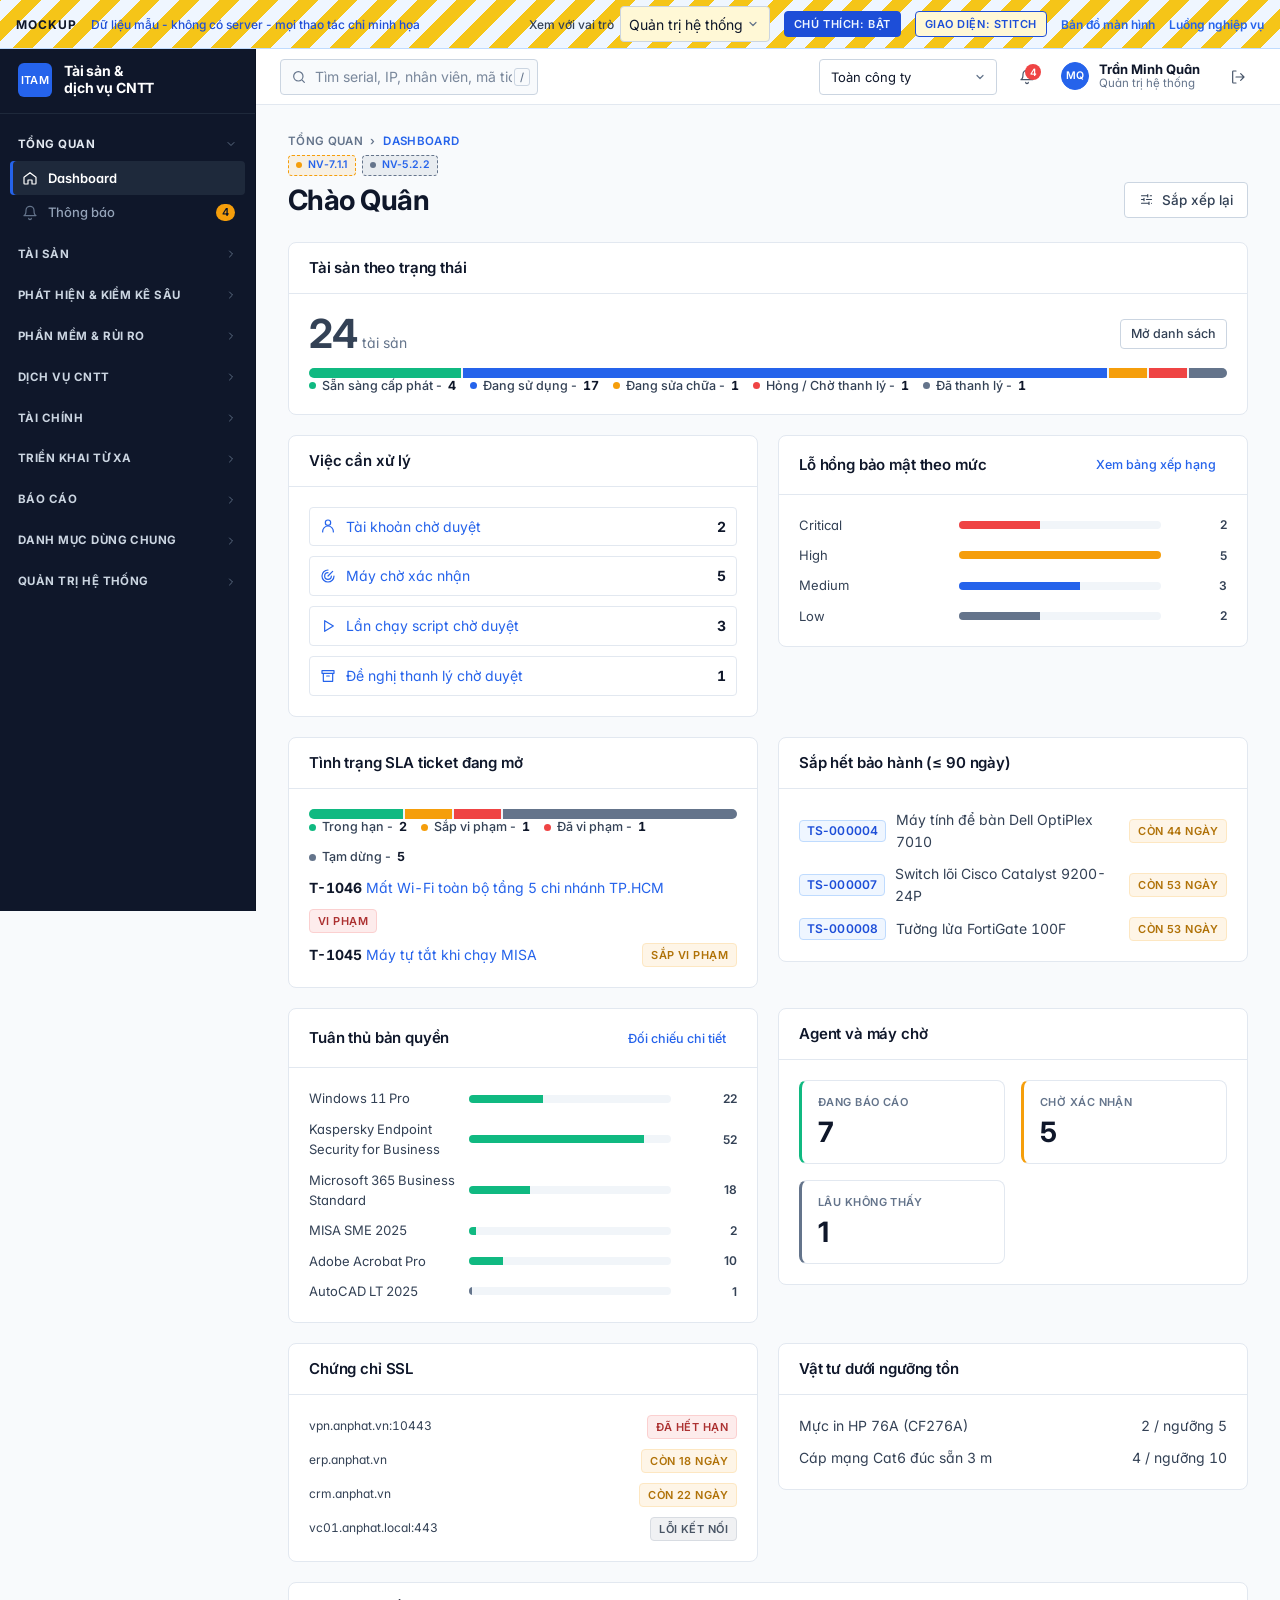
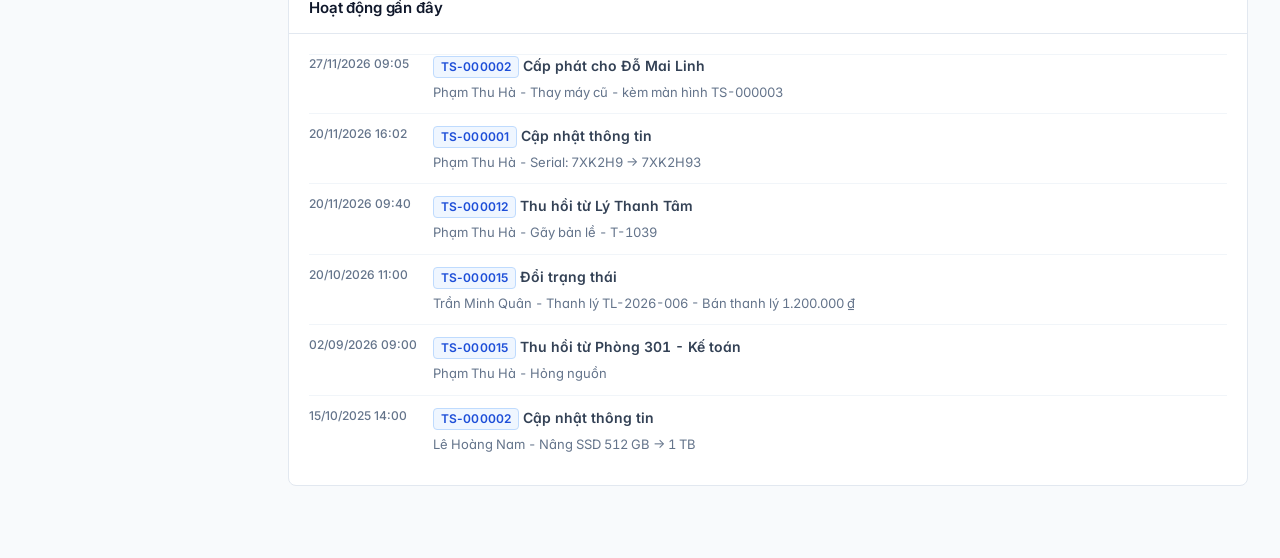
<file: mockup/index.html>
<!doctype html>
<html lang="vi">
<head>
  <meta charset="utf-8">
  <meta name="viewport" content="width=device-width, initial-scale=1">
  <meta name="color-scheme" content="light dark">
  <title>Mockup ITAM</title>
  <script>
    // Áp giao diện đã chọn trước khi vẽ trang (dùng chung khóa với ứng dụng thật)
    try {
      var t = localStorage.getItem("itam-theme");
      if (t === "light" || t === "dark") document.documentElement.dataset.theme = t;
      // Giao diện Stitch (mặc định) chỉ có bản sáng
      if (localStorage.getItem("itam-mock-skin") !== "classic") { document.documentElement.classList.add("skin-stitch"); document.documentElement.dataset.theme = "light"; }
    } catch (e) { document.documentElement.classList.add("skin-stitch"); }
  </script>
  <link rel="preconnect" href="https://fonts.googleapis.com">
  <link rel="preconnect" href="https://fonts.gstatic.com" crossorigin>
  <link rel="stylesheet" href="https://fonts.googleapis.com/css2?family=Barlow+Semi+Condensed:wght@700&family=Be+Vietnam+Pro:wght@400;500;600;700&family=IBM+Plex+Mono:wght@400;500;600;700&family=Inter:wght@400;500;600;700&family=JetBrains+Mono:wght@400;500&display=swap">
  <link rel="stylesheet" href="css/mockup.css">
  <link rel="stylesheet" href="css/skin-stitch.css">
</head>
<body>
  <div id="root"><p style="padding:24px">Đang tải mockup…</p></div>
  <div id="modal-root"></div>
  <div id="toast" class="toast" role="status" hidden></div>

  <!-- Lõi và dữ liệu dùng chung -->
  <script src="js/core.js"></script>
  <script src="js/data.js"></script>
  <script src="js/coverage.js"></script>
  <!-- Màn hình theo module (mỗi file tự khai báo dữ liệu mẫu riêng) -->
  <script src="js/screens-common.js"></script>
  <script src="js/screens-assets.js"></script>
  <script src="js/screens-discovery.js"></script>
  <script src="js/screens-software.js"></script>
  <script src="js/screens-service.js"></script>
  <script src="js/screens-portal.js"></script>
  <script src="js/screens-finance.js"></script>
  <script src="js/screens-automation.js"></script>
  <script src="js/screens-reports.js"></script>
  <script src="js/screens-admin.js"></script>
  <script>M.start();</script>
</body>
</html>
</file>
<file: mockup/css/mockup.css>
/* Mockup ITAM: dùng lại ngôn ngữ "Phòng thiết bị" của giao diện hiện tại
   (băng nhãn vàng cho mã tài sản, đèn LED cho trạng thái, panel phẳng),
   nhưng đổi khung điều hướng sang thanh bên chia theo module. */

/* ===================== Token (Sáng) ===================== */
:root {
  color-scheme: light;
  --bg: #ECEEEA;
  --surface: #F8F9F6;
  --surface-2: #E2E5DF;
  --line: #CDD2CB;
  --line-strong: #A9B0A8;
  --ctl-border: #8A918A;
  --ink: #16191A;
  --muted: #555C57;

  --tape: #FFD43B;
  --tape-edge: #DDB000;
  --tape-ink: #16191A;

  --btn-bg: #16191A;
  --btn-fg: #F8F9F6;
  --btn-hover: #30373A;

  --led-ready: #15803D;
  --led-deployed: #1D4ED8;
  --led-maintenance: #B45309;
  --led-broken: #C81E1E;
  --led-archived: #7E857F;
  --led-lost: #7C3AED;

  --ok: #15803D;
  --info: #1D4ED8;
  --warn: #B45309;
  --bad: #C81E1E;
  --mute: #6B726D;

  --danger: #B42318;
  --on-danger: #FFFFFF;
  --toast-bg: #16191A;
  --toast-fg: #F8F9F6;
  --overlay: rgba(22, 25, 26, .45);

  --label-bg: #FFFFFF;
  --label-ink: #111111;
  --label-line: #111111;

  --font-display: "Barlow Semi Condensed", "Arial Narrow", "Roboto Condensed", sans-serif;
  --font-body: "Be Vietnam Pro", "Segoe UI", system-ui, sans-serif;
  --font-mono: "IBM Plex Mono", ui-monospace, Consolas, monospace;
  --r-tag: 2px;
  --r-ctl: 4px;
  --r-panel: 6px;
  --side-w: 252px;
}

/* ===================== Token (Tối) ===================== */
@media (prefers-color-scheme: dark) {
  :root:not([data-theme="light"]) {
    color-scheme: dark;
    --bg: #1C201F; --surface: #242928; --surface-2: #2D3331;
    --line: #363D3B; --line-strong: #505856; --ctl-border: #6E7673;
    --ink: #E8EBE6; --muted: #A5ACA7; --tape-edge: #C49E00;
    --btn-bg: #E8EBE6; --btn-fg: #1C201F; --btn-hover: #FFFFFF;
    --led-ready: #4ADE80; --led-deployed: #7AA7FF; --led-maintenance: #FBBF24;
    --led-broken: #FF8080; --led-archived: #737B77; --led-lost: #C4A5FF;
    --ok: #4ADE80; --info: #7AA7FF; --warn: #FBBF24; --bad: #FF8080; --mute: #8E9691;
    --danger: #FF8080; --on-danger: #1C201F;
    --toast-bg: #E8EBE6; --toast-fg: #1C201F; --overlay: rgba(0, 0, 0, .6);
  }
}
:root[data-theme="dark"] {
  color-scheme: dark;
  --bg: #1C201F; --surface: #242928; --surface-2: #2D3331;
  --line: #363D3B; --line-strong: #505856; --ctl-border: #6E7673;
  --ink: #E8EBE6; --muted: #A5ACA7; --tape-edge: #C49E00;
  --btn-bg: #E8EBE6; --btn-fg: #1C201F; --btn-hover: #FFFFFF;
  --led-ready: #4ADE80; --led-deployed: #7AA7FF; --led-maintenance: #FBBF24;
  --led-broken: #FF8080; --led-archived: #737B77; --led-lost: #C4A5FF;
  --ok: #4ADE80; --info: #7AA7FF; --warn: #FBBF24; --bad: #FF8080; --mute: #8E9691;
  --danger: #FF8080; --on-danger: #1C201F;
  --toast-bg: #E8EBE6; --toast-fg: #1C201F; --overlay: rgba(0, 0, 0, .6);
}

/* ===================== Nền tảng ===================== */
* { box-sizing: border-box; }
[hidden] { display: none !important; }
html, body { margin: 0; }
body {
  font-family: var(--font-body); font-size: 14px; line-height: 1.5;
  background: var(--bg); color: var(--ink);
  -webkit-font-smoothing: antialiased;
}
a { color: var(--ink); text-decoration-color: var(--line-strong); text-underline-offset: 3px; }
a:hover { text-decoration-color: var(--ink); }
h1 { font: 700 32px/1.1 var(--font-display); letter-spacing: .005em; margin: 0; text-wrap: balance; }
h2 {
  font: 600 12px/1.4 var(--font-mono); text-transform: uppercase; letter-spacing: .08em;
  color: var(--muted); margin: 0;
}
h3 { font-size: 15px; font-weight: 600; margin: 0; }
p { margin: 0; }
ul, ol { margin: 0; padding-left: 20px; }
code, .mono { font-family: var(--font-mono); font-variant-numeric: tabular-nums; }
code { font-size: 12.5px; background: var(--surface-2); padding: 1px 5px; border-radius: var(--r-tag); }
pre {
  margin: 0; font: 400 12.5px/1.6 var(--font-mono); background: var(--surface-2);
  border: 1px solid var(--line); border-radius: var(--r-ctl); padding: 12px 14px; overflow-x: auto; white-space: pre;
}
.muted { color: var(--muted); }
.small { font-size: 12px; }
.strong { font-weight: 600; }
.nowrap { white-space: nowrap; }
.right { text-align: right; }
.center { text-align: center; }
.icon { width: 16px; height: 16px; flex: none; display: block; }
:focus-visible { outline: 2px solid var(--ink); outline-offset: 2px; }

/* ===================== Dải mockup (không thuộc sản phẩm) ===================== */
.mockbar {
  position: sticky; top: 0; z-index: 40;
  display: flex; align-items: center; gap: 14px; flex-wrap: wrap;
  padding: 6px 16px; min-height: 38px;
  background: repeating-linear-gradient(-45deg, var(--tape) 0 14px, #F5C518 14px 28px);
  color: var(--tape-ink); font: 500 12px var(--font-mono);
  border-bottom: 1px solid var(--tape-edge);
}
.mockbar b { font-weight: 700; letter-spacing: .08em; }
.mockbar a { color: var(--tape-ink); font-weight: 600; }
.mockbar .grow { flex: 1; }
.mockbar label { flex-direction: row; align-items: center; gap: 6px; font: inherit; }
.mockbar select {
  height: 26px; width: auto; font: 600 12px var(--font-mono); padding: 0 26px 0 8px;
  background-color: #FFF8D6; color: var(--tape-ink); border-color: var(--tape-ink);
  background-position: right 13px center, right 8px center;
}
.mockbar button {
  height: 26px; padding: 0 9px; font: 600 11px var(--font-mono); text-transform: uppercase; letter-spacing: .05em;
  background: #FFF8D6; color: var(--tape-ink); border: 1px solid var(--tape-ink); border-radius: var(--r-ctl); cursor: pointer;
}
.mockbar button.on { background: var(--tape-ink); color: var(--tape); }

/* ===================== Khung ứng dụng ===================== */
.app { display: grid; grid-template-columns: var(--side-w) minmax(0, 1fr); min-height: calc(100vh - 38px); }
.side {
  position: sticky; top: 38px; height: calc(100vh - 38px); overflow-y: auto;
  background: var(--surface); border-right: 1px solid var(--line);
  display: flex; flex-direction: column;
}
.side-brand { display: flex; align-items: center; gap: 10px; padding: 16px 18px 12px; text-decoration: none; }
.side-brand .brand-sub { font: 500 11px/1.3 var(--font-mono); color: var(--muted); text-transform: uppercase; letter-spacing: .06em; }
.side nav { padding: 4px 10px 24px; display: flex; flex-direction: column; gap: 2px; }
.nav-group { margin-top: 14px; }
.nav-group > button {
  width: 100%; display: flex; align-items: center; justify-content: space-between;
  background: none; border: none; cursor: pointer; padding: 4px 8px 6px;
  font: 600 10.5px/1.3 var(--font-mono); text-transform: uppercase; letter-spacing: .1em; color: var(--muted);
}
.nav-group > button .icon { width: 12px; height: 12px; transition: transform .15s; }
.nav-group.closed > button .icon { transform: rotate(-90deg); }
.nav-group.closed .nav-items { display: none; }
.nav-item {
  display: flex; align-items: center; gap: 10px; padding: 7px 10px; border-radius: var(--r-ctl);
  color: var(--muted); text-decoration: none; font-weight: 500; font-size: 13.5px;
}
.nav-item .icon { color: var(--muted); }
.nav-item:hover { color: var(--ink); background: var(--surface-2); }
.nav-item.active { color: var(--ink); background: var(--surface-2); font-weight: 600; box-shadow: inset 3px 0 0 var(--ink); }
.nav-item.active .icon { color: var(--ink); }
.nav-item .count {
  margin-left: auto; font: 600 11px/1 var(--font-mono); padding: 3px 6px; border-radius: 10px;
  background: var(--ink); color: var(--surface);
}
.nav-item .count.warn { background: var(--warn); color: #fff; }

.main-col { display: flex; flex-direction: column; min-width: 0; }
.topbar {
  position: sticky; top: 38px; z-index: 20;
  display: flex; align-items: center; gap: 12px; padding: 0 24px; height: 58px;
  background: var(--surface); border-bottom: 1px solid var(--line);
}
.topbar .menu-btn { display: none; }
.global-search { position: relative; flex: 1; max-width: 520px; }
.global-search .icon { position: absolute; left: 11px; top: 50%; transform: translateY(-50%); color: var(--muted); }
.global-search input { padding-left: 34px; height: 36px; background: var(--bg); }
.global-search kbd {
  position: absolute; right: 8px; top: 50%; transform: translateY(-50%);
  font: 500 11px var(--font-mono); color: var(--muted); border: 1px solid var(--line-strong); border-radius: 3px; padding: 1px 5px;
}
.topbar .spacer { flex: 1; }
.topbar select.unit { width: auto; height: 36px; font-size: 13px; }
.icon-btn {
  position: relative; width: 36px; height: 36px; display: grid; place-items: center;
  border: 1px solid transparent; border-radius: var(--r-ctl); background: none; color: var(--ink); cursor: pointer; text-decoration: none;
}
.icon-btn:hover { background: var(--surface-2); }
.icon-btn .dot {
  position: absolute; top: 4px; right: 3px; min-width: 16px; height: 16px; padding: 0 4px; border-radius: 8px;
  background: var(--bad); color: #fff; font: 600 10px/16px var(--font-mono); text-align: center;
}
.user-chip { display: flex; align-items: center; gap: 10px; padding: 4px 8px 4px 4px; border-radius: var(--r-ctl); text-decoration: none; }
.user-chip:hover { background: var(--surface-2); }
.user-chip .who { display: flex; flex-direction: column; line-height: 1.2; }
.user-chip .who b { font-size: 13px; }
.user-chip .who span { font-size: 11.5px; color: var(--muted); }

.content { padding: 28px 28px 72px; width: 100%; max-width: 1320px; margin: 0 auto; display: flex; flex-direction: column; gap: 20px; }
.content.narrow { max-width: 880px; }

/* ===================== Đầu trang ===================== */
.page-head { display: flex; justify-content: space-between; align-items: flex-end; gap: 16px; flex-wrap: wrap; }
.page-head .titles { display: flex; flex-direction: column; gap: 8px; min-width: 0; }
.crumb { font: 500 11.5px var(--font-mono); text-transform: uppercase; letter-spacing: .06em; color: var(--muted); }
.crumb b { font-weight: 600; color: var(--ink); }
.page-head .sub { color: var(--muted); max-width: 760px; }
.page-head .head-actions { display: flex; gap: 8px; flex-wrap: wrap; }
.back {
  display: inline-flex; align-items: center; gap: 6px; font: 500 12px var(--font-mono); text-transform: uppercase; letter-spacing: .06em;
  color: var(--muted); text-decoration: none;
}
.back:hover { color: var(--ink); }

/* Mã nghiệp vụ gắn trên màn hình (chú thích của mockup) */
.codes { display: flex; gap: 6px; flex-wrap: wrap; }
.code-chip {
  display: inline-flex; align-items: center; gap: 6px;
  font: 600 10.5px/1 var(--font-mono); letter-spacing: .03em; text-decoration: none;
  padding: 4px 7px; border-radius: var(--r-tag); border: 1px dashed var(--c, var(--line-strong)); color: var(--ink);
  background: color-mix(in srgb, var(--c, var(--line)) 10%, transparent);
}
.code-chip::before { content: ""; width: 6px; height: 6px; border-radius: 50%; background: var(--c, var(--mute)); }
.st-done { --c: var(--ok); }
.st-partial { --c: var(--warn); }
.st-todo { --c: var(--mute); }
.anno {
  border: 1px dashed var(--tape-edge); background: color-mix(in srgb, var(--tape) 14%, transparent);
  border-radius: var(--r-ctl); padding: 8px 12px; font-size: 12.5px; color: var(--ink);
}
.anno::before { content: "Ghi chú mockup - "; font: 600 10.5px var(--font-mono); text-transform: uppercase; letter-spacing: .06em; }
body.clean .codes, body.clean .anno, body.clean .cc { display: none !important; }

/* ===================== Panel ===================== */
.panel { background: var(--surface); border: 1px solid var(--line); border-radius: var(--r-panel); min-width: 0; }
.panel-head {
  display: flex; align-items: center; gap: 12px; flex-wrap: wrap;
  padding: 13px 16px; border-bottom: 1px solid var(--line);
}
.panel-head .grow { flex: 1; }
.panel-body { padding: 18px 16px; }
.panel.flush .panel-body { padding: 0; }
.panel-foot {
  display: flex; justify-content: space-between; align-items: center; gap: 12px; flex-wrap: wrap;
  padding: 10px 16px; border-top: 1px solid var(--line); font: 500 12px var(--font-mono); color: var(--muted);
}
.grid { display: grid; gap: 20px; }
.g2 { grid-template-columns: repeat(2, minmax(0, 1fr)); }
.g3 { grid-template-columns: repeat(3, minmax(0, 1fr)); }
.g4 { grid-template-columns: repeat(4, minmax(0, 1fr)); }
.side-layout { display: grid; grid-template-columns: minmax(0, 1fr) 340px; gap: 20px; align-items: start; }
.side-layout.left { grid-template-columns: 300px minmax(0, 1fr); }
.stack { display: flex; flex-direction: column; gap: 20px; min-width: 0; }
.stack-sm { display: flex; flex-direction: column; gap: 10px; min-width: 0; }
.row { display: flex; align-items: center; gap: 10px; flex-wrap: wrap; }
.row.between { justify-content: space-between; }
.divider { border: none; border-top: 1px dashed var(--line-strong); margin: 16px 0; }

/* ===================== Thẻ số liệu ===================== */
.stats { display: grid; grid-template-columns: repeat(auto-fit, minmax(170px, 1fr)); gap: 12px; }
.stat {
  display: flex; flex-direction: column; gap: 6px; padding: 14px 16px; text-decoration: none; color: var(--ink);
  background: var(--surface); border: 1px solid var(--line); border-radius: var(--r-panel);
  border-top: 3px solid var(--c, var(--line));
}
a.stat:hover { border-color: var(--line-strong); border-top-color: var(--c, var(--line-strong)); }
.stat .lbl { font: 600 10.5px/1.3 var(--font-mono); text-transform: uppercase; letter-spacing: .08em; color: var(--muted); }
.stat .val { font: 700 30px/1 var(--font-display); font-variant-numeric: tabular-nums; }
.stat .sub { font-size: 12px; color: var(--muted); }
.t-ok { --c: var(--ok); } .t-info { --c: var(--info); } .t-warn { --c: var(--warn); }
.t-bad { --c: var(--bad); } .t-mute { --c: var(--mute); } .t-accent { --c: var(--tape-edge); }

/* ===================== Băng nhãn, đèn, nhãn màu ===================== */
.tape {
  display: inline-flex; align-items: center; font: 600 12px/1 var(--font-mono); letter-spacing: .04em;
  color: var(--tape-ink); background: var(--tape); padding: 5px 7px 4px; border-radius: var(--r-tag);
  box-shadow: inset 0 -2px 0 var(--tape-edge); white-space: nowrap; text-decoration: none;
}
a.tape:hover { box-shadow: inset 0 -2px 0 var(--tape-edge), 0 0 0 2px var(--ink); }
.tape-lg { font-size: 14px; padding: 6px 9px 5px; letter-spacing: .08em; }
.tape-xl { font-size: 18px; padding: 7px 11px 6px; }
.led { display: inline-flex; align-items: center; gap: 8px; font-size: 13px; font-weight: 500; white-space: nowrap; color: var(--ink); }
.led::before {
  content: ""; width: 8px; height: 8px; border-radius: 50%; flex: none; background: var(--c);
  box-shadow: 0 0 0 3px color-mix(in srgb, var(--c) 22%, transparent);
}
.s-ready { --c: var(--led-ready); } .s-deployed { --c: var(--led-deployed); }
.s-maintenance { --c: var(--led-maintenance); } .s-broken { --c: var(--led-broken); }
.s-archived { --c: var(--led-archived); } .s-lost { --c: var(--led-lost); }
.pill {
  display: inline-flex; align-items: center; gap: 6px; white-space: nowrap;
  font: 600 11.5px/1 var(--font-body); padding: 4px 8px; border-radius: 10px;
  color: var(--c, var(--ink)); background: color-mix(in srgb, var(--c, var(--mute)) 13%, transparent);
  border: 1px solid color-mix(in srgb, var(--c, var(--mute)) 35%, transparent);
}
.pill.solid { background: var(--c); color: #fff; border-color: var(--c); }
:root[data-theme="dark"] .pill.solid { color: #111; }
@media (prefers-color-scheme: dark) { :root:not([data-theme="light"]) .pill.solid { color: #111; } }
.sev { font: 700 11px/1 var(--font-mono); letter-spacing: .04em; text-transform: uppercase; }

/* ===================== Bảng ===================== */
.table-scroll { overflow-x: auto; }
table { width: 100%; border-collapse: collapse; }
th, td { text-align: left; padding: 11px 16px; border-bottom: 1px solid var(--line); vertical-align: middle; }
th {
  font: 600 10.5px/1.3 var(--font-mono); text-transform: uppercase; letter-spacing: .08em;
  color: var(--muted); background: var(--surface-2); white-space: nowrap; padding-top: 9px; padding-bottom: 9px;
}
td { white-space: nowrap; }
td.wrap, th.wrap { white-space: normal; }
tbody tr:last-child td { border-bottom: none; }
tr[data-href] { cursor: pointer; }
tr[data-href]:hover td { background: color-mix(in srgb, var(--surface-2) 60%, transparent); }
tr.sel td { background: color-mix(in srgb, var(--tape) 12%, transparent); }
td.chk, th.chk { width: 36px; padding-right: 0; }
input[type="checkbox"], input[type="radio"] { width: 16px; height: 16px; accent-color: var(--ink); margin: 0; }
.cell-name { font-weight: 600; white-space: normal; min-width: 170px; }
.cell-sub { font-size: 12px; color: var(--muted); font-weight: 400; margin-top: 2px; }
.empty { padding: 34px 16px; text-align: center; color: var(--muted); }
.toolbar { display: flex; align-items: center; gap: 10px; padding: 12px 16px; border-bottom: 1px solid var(--line); flex-wrap: wrap; }
.toolbar .search { flex: 1; min-width: 220px; position: relative; display: block; }
.toolbar .search .icon { position: absolute; left: 11px; top: 50%; transform: translateY(-50%); color: var(--muted); }
.toolbar .search input { padding-left: 34px; }
.toolbar select { width: auto; min-width: 150px; }
.bulkbar {
  display: flex; align-items: center; gap: 10px; padding: 10px 16px;
  background: var(--ink); color: var(--surface); font-weight: 500;
}
.bulkbar .btn { height: 30px; font-size: 12.5px; }

/* ===================== Tab ===================== */
.tabs { display: flex; gap: 2px; border-bottom: 1px solid var(--line); overflow-x: auto; overflow-y: hidden; scrollbar-width: thin; }
.tabs button {
  display: inline-flex; align-items: center; gap: 7px; white-space: nowrap;
  padding: 10px 14px; background: none; border: none; border-bottom: 2px solid transparent; margin-bottom: -1px;
  font: 500 13.5px var(--font-body); color: var(--muted); cursor: pointer;
}
.tabs button:hover { color: var(--ink); }
.tabs button.active { color: var(--ink); font-weight: 600; border-bottom-color: var(--ink); }
.tabs .n { font: 600 11px var(--font-mono); color: var(--muted); }
.tab-pane { display: none; }
.tab-pane.active { display: flex; flex-direction: column; gap: 20px; padding-top: 20px; }
.panel .tabs { padding: 0 8px; }
.panel .tab-pane.active { padding: 16px; }
.seg { display: inline-flex; border: 1px solid var(--ctl-border); border-radius: var(--r-ctl); overflow: hidden; }
.seg button { background: var(--surface); border: none; border-left: 1px solid var(--ctl-border); padding: 0 12px; height: 34px; font: 500 13px var(--font-body); color: var(--muted); cursor: pointer; }
.seg button:first-child { border-left: none; }
.seg button.active { background: var(--ink); color: var(--surface); }

/* ===================== Danh sách khóa-giá trị ===================== */
dl.kv { display: grid; grid-template-columns: 150px minmax(0, 1fr); gap: 9px 16px; margin: 0; }
dl.kv dt { color: var(--muted); }
dl.kv dd { margin: 0; font-weight: 500; word-break: break-word; }

/* ===================== Nút & form ===================== */
.btn {
  display: inline-flex; align-items: center; justify-content: center; gap: 8px;
  height: 38px; padding: 0 14px; border-radius: var(--r-ctl);
  font: 500 14px var(--font-body); white-space: nowrap; cursor: pointer; text-decoration: none;
  color: var(--ink); background: var(--surface); border: 1px solid var(--ctl-border);
}
.btn:hover { background: var(--surface-2); }
.btn:disabled, .btn.disabled { opacity: .45; cursor: not-allowed; }
.btn-primary { color: var(--btn-fg); background: var(--btn-bg); border-color: var(--btn-bg); font-weight: 600; }
.btn-primary:hover { background: var(--btn-hover); border-color: var(--btn-hover); }
.btn-danger { color: var(--on-danger); background: var(--danger); border-color: var(--danger); font-weight: 600; }
.btn-danger:hover { filter: brightness(1.08); background: var(--danger); }
.btn-ghost { border-color: transparent; background: transparent; }
.btn-ghost:hover { background: var(--surface-2); }
.btn-sm { height: 30px; padding: 0 10px; font-size: 12.5px; gap: 6px; }
.btn .icon { width: 15px; height: 15px; }
.linklike { font: inherit; color: var(--ink); background: none; border: none; padding: 0; cursor: pointer; text-decoration: underline; text-decoration-color: var(--line-strong); text-underline-offset: 3px; }

input, select, textarea {
  font: 400 14px var(--font-body); color: var(--ink); background: var(--surface); width: 100%;
  border: 1px solid var(--ctl-border); border-radius: var(--r-ctl); height: 38px; padding: 0 11px;
}
input[type="checkbox"], input[type="radio"] { width: 16px; height: 16px; }
input[type="file"] { padding: 7px 10px; height: auto; }
textarea { height: auto; min-height: 84px; padding: 9px 11px; resize: vertical; }
input::placeholder, textarea::placeholder { color: var(--muted); opacity: .85; }
input:focus, select:focus, textarea:focus { outline: 2px solid var(--ink); outline-offset: 0; border-color: var(--ink); }
input[readonly] { background: var(--surface-2); }
select {
  appearance: none; -webkit-appearance: none; padding-right: 32px; cursor: pointer;
  background-image: linear-gradient(45deg, transparent 50%, var(--muted) 50%), linear-gradient(135deg, var(--muted) 50%, transparent 50%);
  background-position: right 15px center, right 10px center; background-size: 5px 5px; background-repeat: no-repeat;
}
label, .field { display: flex; flex-direction: column; gap: 6px; font-weight: 500; font-size: 13px; }
.field .hint { font-weight: 400; font-size: 12px; color: var(--muted); }
.field .err { font-weight: 500; font-size: 12px; color: var(--danger); }
.field.invalid input, .field.invalid select, .field.invalid textarea { border-color: var(--danger); }
.check { flex-direction: row; align-items: center; gap: 8px; font-weight: 500; cursor: pointer; }
.req { color: var(--danger); }
.form-grid { display: grid; grid-template-columns: repeat(auto-fill, minmax(240px, 1fr)); gap: 16px; }
.form-grid .full { grid-column: 1 / -1; }
.form-actions { display: flex; gap: 8px; flex-wrap: wrap; margin-top: 4px; }
.form-section { font: 600 10.5px var(--font-mono); text-transform: uppercase; letter-spacing: .1em; color: var(--muted); grid-column: 1 / -1; padding-top: 8px; border-top: 1px dashed var(--line); }
.secret { display: flex; gap: 8px; align-items: center; }
.secret code { flex: 1; padding: 9px 11px; }

/* ===================== Ghi chú, cần chốt ===================== */
.note {
  display: flex; gap: 10px; align-items: flex-start; padding: 10px 14px; border-radius: var(--r-ctl);
  border: 1px solid color-mix(in srgb, var(--c, var(--info)) 40%, transparent);
  background: color-mix(in srgb, var(--c, var(--info)) 9%, transparent); font-size: 13px;
}
.note .icon { color: var(--c, var(--info)); margin-top: 2px; }
.cc {
  display: flex; gap: 10px; align-items: flex-start; padding: 10px 14px; border-radius: var(--r-ctl);
  border: 1.5px dashed var(--led-lost); background: color-mix(in srgb, var(--led-lost) 8%, transparent); font-size: 13px;
}
.cc b.code { font: 700 11px var(--font-mono); color: var(--led-lost); white-space: nowrap; margin-top: 2px; }

/* ===================== Tiến độ, biểu đồ ===================== */
.progress { height: 8px; border-radius: 4px; background: var(--surface-2); overflow: hidden; min-width: 80px; }
.progress > span { display: block; height: 100%; background: var(--c, var(--ink)); }
.hbars { display: flex; flex-direction: column; gap: 10px; }
.hbar { display: grid; grid-template-columns: 150px minmax(0, 1fr) 56px; gap: 10px; align-items: center; font-size: 13px; }
.hbar .track { height: 10px; background: var(--surface-2); border-radius: var(--r-tag); overflow: hidden; }
.hbar .track span { display: block; height: 100%; background: var(--c, var(--ink)); }
.hbar .v { font: 600 12px var(--font-mono); text-align: right; }
.stackbar { display: flex; gap: 2px; height: 12px; border-radius: var(--r-tag); overflow: hidden; background: var(--surface-2); }
.stackbar span { background: var(--c); min-width: 3px; }
.legend { display: flex; gap: 14px; flex-wrap: wrap; font-size: 12.5px; }
.vbars { display: flex; align-items: flex-end; gap: 8px; height: 140px; padding-top: 8px; }
.vbars .col { flex: 1; display: flex; flex-direction: column; align-items: center; gap: 6px; height: 100%; justify-content: flex-end; }
.vbars .col span { width: 100%; max-width: 34px; background: var(--c, var(--ink)); border-radius: 2px 2px 0 0; }
.vbars .col small { font: 500 10.5px var(--font-mono); color: var(--muted); }

/* ===================== Bước (wizard) ===================== */
.steps { display: flex; gap: 0; counter-reset: st; flex-wrap: wrap; }
.steps li {
  list-style: none; counter-increment: st; display: flex; align-items: center; gap: 8px;
  padding: 8px 18px 8px 0; color: var(--muted); font-weight: 500; font-size: 13px;
}
.steps li::before {
  content: counter(st); width: 22px; height: 22px; border-radius: 50%; display: grid; place-items: center;
  font: 600 11px var(--font-mono); border: 1.5px solid var(--line-strong);
}
.steps li.done { color: var(--ink); }
.steps li.done::before { content: "✓"; background: var(--ok); border-color: var(--ok); color: #fff; }
.steps li.cur { color: var(--ink); font-weight: 600; }
.steps li.cur::before { background: var(--ink); border-color: var(--ink); color: var(--surface); }
.steps { padding: 0; margin: 0; }

/* ===================== Dòng thời gian / nhật ký ===================== */
.log { list-style: none; margin: 0; padding: 0; }
.log li { display: grid; grid-template-columns: 110px 1fr; gap: 14px; padding: 11px 0; border-top: 1px dashed var(--line); }
.log li:first-child { border-top: none; padding-top: 0; }
.log time { font: 500 12px/1.45 var(--font-mono); color: var(--muted); }
.log-title { font-weight: 600; }
.log-meta { display: flex; align-items: center; gap: 8px; flex-wrap: wrap; margin-top: 4px; color: var(--muted); font-size: 13px; }

/* Bình luận ticket */
.thread { display: flex; flex-direction: column; gap: 14px; }
.msg { display: grid; grid-template-columns: 34px 1fr; gap: 10px; }
.msg .bubble { background: var(--surface); border: 1px solid var(--line); border-radius: var(--r-panel); padding: 10px 14px; }
.msg.internal .bubble { background: color-mix(in srgb, var(--tape) 12%, var(--surface)); border-color: var(--tape-edge); border-style: dashed; }
.msg .meta { display: flex; gap: 8px; align-items: center; font-size: 12px; color: var(--muted); margin-bottom: 4px; flex-wrap: wrap; }
.msg .meta b { color: var(--ink); font-size: 13px; }

/* Người / ô viết tắt */
.holder { display: inline-flex; align-items: center; gap: 8px; font-weight: 500; color: var(--ink); text-decoration: none; }
.tile {
  width: 28px; height: 28px; border-radius: var(--r-ctl); flex: none; display: grid; place-items: center;
  font: 600 10.5px/1 var(--font-mono); letter-spacing: .02em; color: var(--ink); background: var(--surface-2); border: 1px solid var(--line);
}
.tile .icon { width: 14px; height: 14px; color: var(--muted); }
.tile-lg { width: 56px; height: 56px; font-size: 18px; border-radius: var(--r-panel); }

/* ===================== Tem tài sản ===================== */
.asset-label { background: var(--label-bg); color: var(--label-ink); border: 1.5px solid var(--label-line); border-radius: 8px; overflow: hidden; }
.label-band { background: var(--label-ink); color: var(--label-bg); font: 600 10px/1 var(--font-mono); letter-spacing: .14em; text-transform: uppercase; padding: 7px 12px; }
.label-body { display: grid; grid-template-columns: 96px 1fr; gap: 12px; padding: 12px; align-items: center; }
.label-tag { font: 600 19px/1.1 var(--font-mono); letter-spacing: .02em; }
.label-name { font-size: 12px; margin-top: 6px; line-height: 1.35; }
.label-serial { font: 500 11px var(--font-mono); margin-top: 6px; }
.label-foot { border-top: 1px dashed var(--label-line); font: 500 9.5px/1.3 var(--font-mono); letter-spacing: .06em; text-transform: uppercase; padding: 7px 12px; }
.qr { width: 96px; height: 96px; display: block; }
.label-sheet { display: grid; grid-template-columns: repeat(auto-fill, minmax(250px, 1fr)); gap: 12px; padding: 16px; background: #fff; border-radius: var(--r-panel); }

/* ===================== Hộp thoại, thông báo ===================== */
.modal-wrap { position: fixed; inset: 0; z-index: 60; background: var(--overlay); display: grid; place-items: center; padding: 20px; }
.modal {
  width: min(560px, 100%); max-height: calc(100vh - 40px); overflow: auto;
  background: var(--surface); border: 1px solid var(--line-strong); border-radius: var(--r-panel);
  box-shadow: 0 20px 60px rgba(0, 0, 0, .25);
}
.modal.wide { width: min(860px, 100%); }
.modal-head { display: flex; align-items: center; justify-content: space-between; gap: 12px; padding: 16px 18px; border-bottom: 1px solid var(--line); }
.modal-head h3 { font: 700 22px/1.15 var(--font-display); }
.modal-body { padding: 18px; display: flex; flex-direction: column; gap: 14px; }
.modal-foot { display: flex; justify-content: flex-end; gap: 8px; padding: 14px 18px; border-top: 1px solid var(--line); background: var(--surface-2); }
.toast {
  position: fixed; right: 20px; bottom: 20px; max-width: 420px; z-index: 80;
  padding: 11px 16px; border-radius: var(--r-ctl); background: var(--toast-bg); color: var(--toast-fg); font-weight: 500;
  box-shadow: 0 8px 24px rgba(0, 0, 0, .2);
}
.toast.bad { background: var(--danger); color: var(--on-danger); }

/* ===================== Màn đăng nhập ===================== */
.auth { min-height: calc(100vh - 38px); display: grid; grid-template-columns: minmax(0, 1fr) minmax(0, 1fr); }
.auth-art {
  background: var(--ink); color: var(--surface); padding: 48px; display: flex; flex-direction: column; justify-content: space-between; gap: 24px;
}
.auth-art h1 { font-size: 46px; color: var(--surface); }
.auth-art p { color: color-mix(in srgb, var(--surface) 75%, transparent); max-width: 440px; }
.auth-form { display: grid; place-items: center; padding: 32px 20px; }
.auth-card { width: min(400px, 100%); display: flex; flex-direction: column; gap: 16px; }
.or { display: flex; align-items: center; gap: 10px; color: var(--muted); font-size: 12px; }
.or::before, .or::after { content: ""; flex: 1; border-top: 1px solid var(--line); }
.otp { display: flex; gap: 8px; }
.otp input { text-align: center; font: 600 20px var(--font-mono); height: 48px; }

/* ===================== Điện thoại (kiểm kê, cổng nhân viên) ===================== */
.phone {
  width: 360px; max-width: 100%; margin: 0 auto; border: 10px solid var(--ink); border-radius: 34px; overflow: hidden;
  background: var(--bg); box-shadow: 0 20px 50px rgba(0, 0, 0, .2);
}
.phone-bar { display: flex; justify-content: space-between; padding: 8px 18px 4px; font: 600 11px var(--font-mono); background: var(--surface); }
.phone-body { padding: 14px; display: flex; flex-direction: column; gap: 12px; min-height: 560px; }
.viewfinder {
  position: relative; height: 230px; border-radius: 12px; background: #111; overflow: hidden;
  display: grid; place-items: center; color: #ddd; font-size: 12px;
}
.viewfinder::before { content: ""; position: absolute; inset: 40px 70px; border: 3px solid var(--tape); border-radius: 10px; }
.viewfinder::after { content: ""; position: absolute; left: 70px; right: 70px; top: 50%; height: 2px; background: #ff5252; box-shadow: 0 0 8px #ff5252; }

/* ===================== Sơ đồ CMDB ===================== */
.graph { width: 100%; height: auto; display: block; background: var(--surface); }
.graph .edge { stroke: var(--line-strong); stroke-width: 1.5; fill: none; }
.graph .edge.hot { stroke: var(--bad); stroke-width: 2.2; }
.graph .node rect { fill: var(--surface); stroke: var(--ctl-border); stroke-width: 1.2; rx: 6; }
.graph .node.focus rect { fill: var(--tape); stroke: var(--tape-edge); }
.graph .node.hit rect { stroke: var(--bad); stroke-width: 2; }
.graph .node text { fill: var(--ink); font: 600 12px var(--font-body); }
.graph .node text.k { fill: var(--muted); font: 500 10px var(--font-mono); }
.graph .elabel { fill: var(--muted); font: 500 10px var(--font-mono); }
.graph .node { cursor: pointer; }

/* Bản đồ màn hình */
.sitemap-group { break-inside: avoid; }
.cov-row td { vertical-align: top; }
.kbd { font: 500 11px var(--font-mono); border: 1px solid var(--line-strong); border-radius: 3px; padding: 1px 5px; }

/* Bộ chọn trường kéo thả (trình tạo báo cáo) */
.chips { display: flex; gap: 6px; flex-wrap: wrap; }
.chip { display: inline-flex; align-items: center; gap: 6px; padding: 5px 9px; border: 1px solid var(--ctl-border); border-radius: var(--r-ctl); background: var(--surface); font-size: 12.5px; cursor: grab; }
.chip.on { background: var(--ink); color: var(--surface); border-color: var(--ink); }
.dropzone { min-height: 48px; border: 1.5px dashed var(--line-strong); border-radius: var(--r-ctl); padding: 8px; display: flex; gap: 6px; flex-wrap: wrap; align-items: center; }

/* ===================== Màn hình nhỏ ===================== */
@media (max-width: 1100px) {
  .side-layout, .side-layout.left { grid-template-columns: 1fr; }
  .g4 { grid-template-columns: repeat(2, minmax(0, 1fr)); }
  .g3 { grid-template-columns: repeat(2, minmax(0, 1fr)); }
}
@media (max-width: 900px) {
  .app { grid-template-columns: 1fr; }
  .side {
    position: fixed; left: 0; top: 38px; bottom: 0; width: 280px; height: auto; z-index: 50;
    transform: translateX(-100%); transition: transform .2s; box-shadow: 0 0 40px rgba(0, 0, 0, .25);
  }
  body.nav-open .side { transform: none; }
  .topbar { padding: 0 12px; gap: 8px; }
  .topbar .menu-btn { display: grid; }
  .topbar select.unit, .user-chip .who, .global-search kbd { display: none; }
  .content { padding: 20px 16px 56px; }
  .g2, .g3, .g4 { grid-template-columns: 1fr; }
  .auth { grid-template-columns: 1fr; }
  .auth-art { display: none; }
  h1 { font-size: 27px; }
  dl.kv { grid-template-columns: 120px minmax(0, 1fr); }
  .log li { grid-template-columns: 1fr; gap: 4px; }
  .hbar { grid-template-columns: 100px minmax(0, 1fr) 46px; }
  .mockbar { font-size: 11px; gap: 8px; }
  .mockbar .desc { display: none; }
  .phone { border-width: 6px; border-radius: 24px; }
}
@media (prefers-reduced-motion: reduce) { * { transition: none !important; } }
@media print {
  .mockbar, .side, .topbar, .no-print { display: none !important; }
  .app { display: block; }
}

/* Tiêu đề kèm biểu tượng ⓘ: câu mô tả màn hình chỉ hiện khi rê chuột */
.title-row { display: flex; align-items: center; gap: 10px; }
.info-tip { display: inline-grid; place-items: center; width: 22px; height: 22px; border-radius: 50%; color: var(--muted); cursor: help; }
.info-tip .icon { width: 16px; height: 16px; }
.info-tip:hover { color: var(--ink); background: var(--surface-2); }
.holder .cell-sub { display: block; }
</file>
<file: mockup/css/skin-stitch.css>
/* Giao diện theo trang mẫu Stitch ("Enterprise ITAM & ITSM Workspace", xem DESIGN.md của bản Stitch).
   Bật khi <html> có lớp skin-stitch (mặc định). Chỉ có bản sáng.
   Thanh bên navy #0F172A, màu chính #2563EB, chữ Inter cho mọi cấp chữ, viền mảnh #E2E8F0, không đổ bóng ở thẻ. */

html.skin-stitch {
  color-scheme: light;
  --bg: #F8FAFC;
  --surface: #FFFFFF;
  --surface-2: #F1F5F9;
  --line: #E2E8F0;
  --line-strong: #CBD5E1;
  --ctl-border: #CBD5E1;
  --ink: #0F172A;
  --muted: #64748B;
  --body: #334155;

  --primary: #2563EB;
  --primary-hover: #1D4ED8;
  --primary-tint: #EFF6FF;
  --nav-bg: #0F172A;
  --nav-active: #1E293B;
  --nav-ink: #94A3B8;

  --tape: #EFF6FF;
  --tape-edge: #BFDBFE;
  --tape-ink: #1D4ED8;

  --btn-bg: #2563EB;
  --btn-fg: #FFFFFF;
  --btn-hover: #1D4ED8;

  --led-ready: #10B981;
  --led-deployed: #2563EB;
  --led-maintenance: #F59E0B;
  --led-broken: #EF4444;
  --led-archived: #64748B;
  --led-lost: #7C3AED;

  --ok: #10B981;
  --info: #2563EB;
  --warn: #F59E0B;
  --bad: #EF4444;
  --mute: #64748B;

  --danger: #DC2626;
  --on-danger: #FFFFFF;
  --toast-bg: #0F172A;
  --toast-fg: #FFFFFF;
  --overlay: rgba(15, 23, 42, .6);

  --font-display: "Inter", "Segoe UI", system-ui, sans-serif;
  --font-body: "Inter", "Segoe UI", system-ui, sans-serif;
  --font-mono: "Inter", "Segoe UI", system-ui, sans-serif;
  --r-tag: 4px;
  --r-ctl: 4px;
  --r-panel: 8px;
  --side-w: 256px;
}

.skin-stitch body { font-size: 14px; line-height: 1.57; color: var(--body); font-feature-settings: "tnum" 1, "cv11" 1; }
.skin-stitch h1 { font: 700 28px/36px var(--font-display); letter-spacing: -.02em; color: var(--ink); }
.skin-stitch h2 { font: 600 12px/16px var(--font-body); letter-spacing: .02em; text-transform: uppercase; color: var(--muted); }
.skin-stitch h3 { color: var(--ink); }
.skin-stitch b, .skin-stitch strong, .skin-stitch .strong { color: var(--ink); }
.skin-stitch a { color: var(--primary); text-decoration: none; }
.skin-stitch a:hover { text-decoration: underline; }
.skin-stitch code { background: var(--surface-2); color: var(--ink); }
.skin-stitch pre { background: #0F172A; color: #E2E8F0; border-color: #0F172A; font-family: "JetBrains Mono", Consolas, monospace; }
.skin-stitch :focus-visible { outline: 2px solid var(--primary); }

/* ---------- Thanh bên navy ---------- */
.skin-stitch .side { background: var(--nav-bg); border-right: 1px solid #0B1222; }
.skin-stitch .side-brand { padding: 14px 18px 16px; border-bottom: 1px solid #1E293B; gap: 12px; }
.skin-stitch .side-brand .tape {
  background: var(--primary); color: #fff; box-shadow: none; border: none;
  width: 34px; height: 34px; padding: 0; justify-content: center; font-size: 11px; letter-spacing: .02em; border-radius: 6px;
}
.skin-stitch .side-brand .brand-sub { color: #fff; font: 700 14px/1.2 var(--font-body); text-transform: none; letter-spacing: -.01em; }
.skin-stitch .side nav { padding: 8px 10px 24px; }
.skin-stitch .nav-group { margin-top: 6px; }
.skin-stitch .nav-group > button { color: #E2E8F0; font: 700 11.5px/1.3 var(--font-body); letter-spacing: .04em; padding: 9px 8px; }
.skin-stitch .nav-group > button .icon { color: #64748B; }
.skin-stitch .nav-group.closed > button { color: #CBD5E1; }
.skin-stitch .nav-item { color: var(--nav-ink); font-size: 13px; padding: 7px 10px 7px 12px; border-radius: 4px; }
.skin-stitch .nav-item .icon { color: #64748B; }
.skin-stitch .nav-item:hover { background: #1E293B; color: #fff; text-decoration: none; }
.skin-stitch .nav-item.active { background: var(--nav-active); color: #fff; box-shadow: inset 3px 0 0 var(--primary); font-weight: 600; }
.skin-stitch .nav-item.active .icon { color: #fff; }
.skin-stitch .nav-item .count { background: #F59E0B; color: #0F172A; border-radius: 9px; }
.skin-stitch .nav-item .count.bad { background: var(--bad); color: #fff; }

/* ---------- Thanh trên ---------- */
.skin-stitch .topbar { height: 56px; background: #fff; border-bottom: 1px solid var(--line); }
.skin-stitch .global-search input { background: #F8FAFC; height: 36px; border-color: var(--line-strong); }
.skin-stitch .topbar select.unit { background-color: #fff; height: 36px; border-color: var(--line-strong); }
.skin-stitch [data-theme-cycle] { display: none; }
.skin-stitch .icon-btn { color: #475569; }
.skin-stitch .icon-btn .dot { background: var(--bad); }
.skin-stitch .user-chip .who b { color: var(--ink); }
.skin-stitch .user-chip .tile { background: var(--primary); color: #fff; border-color: var(--primary); border-radius: 50%; }
.skin-stitch .user-chip:hover { text-decoration: none; }

/* ---------- Khung trang ---------- */
.skin-stitch .content { padding: 24px 24px 64px; max-width: 1440px; gap: 16px; }
.skin-stitch .crumb { font: 600 11.5px/16px var(--font-body); letter-spacing: .03em; text-transform: uppercase; color: var(--muted); }
.skin-stitch .crumb b { color: var(--primary); }
.skin-stitch .crumb span { margin: 0 4px; }
.skin-stitch .back { font: 600 11.5px var(--font-body); letter-spacing: .03em; color: var(--muted); }
.skin-stitch .page-head .sub { color: var(--muted); }

/* ---------- Thẻ, panel ---------- */
.skin-stitch .panel { border: 1px solid var(--line); border-radius: 8px; background: #fff; }
.skin-stitch .panel-head { border-bottom: 1px solid var(--line); padding: 12px 16px; }
.skin-stitch .panel-head h2 { font: 600 15px/22px var(--font-body); letter-spacing: -.01em; text-transform: none; color: var(--ink); }
.skin-stitch .panel-foot { font: 500 12.5px var(--font-body); background: #F8FAFC; }
.skin-stitch .stat { border: 1px solid var(--line); border-top: 1px solid var(--line); border-left: 3px solid var(--c, var(--line-strong)); border-radius: 8px; background: #fff; padding: 14px 16px; }
.skin-stitch a.stat:hover { border-color: var(--line-strong); border-left-color: var(--c, var(--line-strong)); text-decoration: none; }
.skin-stitch .stat .lbl { font: 600 11px/14px var(--font-body); letter-spacing: .04em; color: var(--muted); }
.skin-stitch .stat .val { font: 700 28px/34px var(--font-display); letter-spacing: -.02em; color: var(--ink); }
.skin-stitch .t-accent { --c: var(--primary); }

/* ---------- Mã tài sản (băng nhãn → chip xanh) ---------- */
.skin-stitch .tape {
  background: var(--tape); color: var(--tape-ink); border: 1px solid var(--tape-edge); box-shadow: none;
  font: 600 12px/1 var(--font-body); letter-spacing: .01em; padding: 4px 7px; border-radius: 4px;
}
.skin-stitch a.tape:hover { box-shadow: none; background: #DBEAFE; text-decoration: none; }
.skin-stitch .tape-xl { font-size: 15px; padding: 6px 10px; }

/* ---------- Nhãn trạng thái: chấm 8px + chữ hoa nhỏ trên nền nhạt ---------- */
.skin-stitch .led {
  gap: 6px; padding: 3px 8px; border-radius: 4px;
  font: 600 11px/16px var(--font-body); letter-spacing: .04em; text-transform: uppercase;
  color: color-mix(in srgb, var(--c) 72%, #000); background: color-mix(in srgb, var(--c) 10%, #fff);
}
.skin-stitch .led::before { width: 7px; height: 7px; box-shadow: none; }
.skin-stitch .legend .led { background: none; padding: 0; text-transform: none; letter-spacing: 0; font-weight: 500; font-size: 12.5px; color: var(--body); }
.skin-stitch .pill {
  border-radius: 4px; padding: 3px 8px; font: 600 11px/16px var(--font-body); letter-spacing: .04em; text-transform: uppercase;
  color: color-mix(in srgb, var(--c, var(--mute)) 72%, #000); background: color-mix(in srgb, var(--c, var(--mute)) 10%, #fff);
  border: 1px solid color-mix(in srgb, var(--c, var(--mute)) 25%, #fff);
}
.skin-stitch .pill.solid { background: var(--c); color: #fff; border-color: var(--c); }

/* ---------- Bảng dày đặc ---------- */
.skin-stitch th {
  font: 600 11.5px/16px var(--font-body); letter-spacing: .03em; text-transform: uppercase; color: var(--muted);
  background: #F8FAFC; border-bottom: 2px solid var(--line); padding: 10px 14px;
}
.skin-stitch td { padding: 11px 14px; border-bottom: 1px solid #F1F5F9; color: var(--body); }
.skin-stitch .cell-name { color: var(--ink); }
.skin-stitch tr[data-href]:hover td { background: #F8FAFC; }
.skin-stitch tr.sel td { background: var(--primary-tint); }
.skin-stitch tr.sel td:first-child { box-shadow: inset 2px 0 0 var(--primary); }
.skin-stitch .toolbar { border-bottom: 1px solid var(--line); }
.skin-stitch .bulkbar { background: var(--primary-tint); color: var(--ink); border-bottom: 1px solid var(--tape-edge); }
.skin-stitch .bulkbar .n { color: var(--primary); }
.skin-stitch .empty { color: var(--muted); }

/* ---------- Tab ---------- */
.skin-stitch .tabs { border-bottom: 1px solid var(--line); }
.skin-stitch .tabs button { font: 500 13.5px var(--font-body); color: var(--muted); padding: 11px 14px; }
.skin-stitch .tabs button.active { color: var(--primary); border-bottom-color: var(--primary); font-weight: 600; }
.skin-stitch .tabs .n { font: 600 11px var(--font-body); background: var(--surface-2); color: var(--muted); padding: 1px 6px; border-radius: 9px; }
.skin-stitch .tabs button.active .n { background: var(--primary-tint); color: var(--primary); }
.skin-stitch .seg { border-color: var(--line-strong); }
.skin-stitch .seg button { background: #fff; color: var(--body); border-left-color: var(--line-strong); height: 32px; }
.skin-stitch .seg button.active { background: var(--primary-tint); color: var(--primary); font-weight: 600; }

/* ---------- Nút, ô nhập ---------- */
.skin-stitch .btn { height: 36px; padding: 0 14px; border-radius: 4px; font: 500 13.5px var(--font-body); color: #334155; background: #fff; border: 1px solid var(--line-strong); }
.skin-stitch .btn:hover { background: #F1F5F9; color: var(--ink); text-decoration: none; }
.skin-stitch .btn-primary { background: var(--primary); border-color: var(--primary); color: #fff; font-weight: 600; }
.skin-stitch .btn-primary:hover { background: var(--primary-hover); border-color: var(--primary-hover); color: #fff; }
.skin-stitch .btn-danger { background: #FEF2F2; color: #DC2626; border-color: #FCA5A5; }
.skin-stitch .btn-danger:hover { background: #DC2626; color: #fff; filter: none; }
.skin-stitch .btn-ghost { border-color: transparent; background: transparent; color: var(--primary); }
.skin-stitch .btn-sm { height: 30px; font-size: 12.5px; padding: 0 10px; }
.skin-stitch .linklike { color: var(--primary); text-decoration: none; }
.skin-stitch input, .skin-stitch select, .skin-stitch textarea { border-color: var(--line-strong); font: 400 14px var(--font-body); color: var(--ink); height: 36px; }
.skin-stitch textarea { height: auto; }
.skin-stitch input[type="checkbox"], .skin-stitch input[type="radio"] { height: 16px; accent-color: var(--primary); }
.skin-stitch input:focus, .skin-stitch select:focus, .skin-stitch textarea:focus { outline: none; border-color: var(--primary); box-shadow: 0 0 0 1px var(--primary); }
.skin-stitch label, .skin-stitch .field { color: #334155; font-weight: 500; }
.skin-stitch .form-section { font: 600 11px var(--font-body); letter-spacing: .04em; }
.skin-stitch .req { color: #DC2626; }

/* ---------- Ghi chú, khung cần chốt ---------- */
.skin-stitch .note { border-radius: 6px; border-color: color-mix(in srgb, var(--c, var(--info)) 30%, #fff); background: color-mix(in srgb, var(--c, var(--info)) 7%, #fff); color: var(--body); }
.skin-stitch .cc { border-radius: 6px; }

/* ---------- Tiến độ, biểu đồ ---------- */
.skin-stitch .progress { height: 6px; background: #E2E8F0; }
.skin-stitch .hbar .v, .skin-stitch .vbars .col small { font-family: var(--font-body); }
.skin-stitch .hbar .track { height: 8px; background: #F1F5F9; border-radius: 4px; }
.skin-stitch .stackbar { height: 10px; border-radius: 5px; }
.skin-stitch .steps li::before { font-family: var(--font-body); border-color: var(--line-strong); }
.skin-stitch .steps li.cur::before { background: var(--primary); border-color: var(--primary); color: #fff; }
.skin-stitch .steps li.done::before { background: var(--ok); border-color: var(--ok); }

/* ---------- Nhật ký, bình luận, người ---------- */
.skin-stitch .log time { font: 500 12px/1.45 var(--font-body); }
.skin-stitch .log li { border-top: 1px solid #F1F5F9; }
.skin-stitch .msg .bubble { border-radius: 8px; }
.skin-stitch .msg.internal .bubble { background: #FFFBEB; border-color: #FCD34D; }
.skin-stitch .tile { border-radius: 50%; background: #E2E8F0; border-color: #E2E8F0; color: #334155; font: 600 10.5px/1 var(--font-body); }
.skin-stitch .tile-lg { border-radius: 12px; background: var(--primary-tint); color: var(--primary); }
.skin-stitch dl.kv dt { color: var(--muted); }
.skin-stitch dl.kv dd { color: var(--ink); }

/* ---------- Hộp thoại, thông báo nhanh ---------- */
.skin-stitch .modal { border: 1px solid var(--line); border-radius: 8px; box-shadow: 0 20px 25px -5px rgba(15, 23, 42, .12), 0 8px 10px -6px rgba(15, 23, 42, .06); }
.skin-stitch .modal-head h3 { font: 600 18px/26px var(--font-body); letter-spacing: -.01em; }
.skin-stitch .modal-foot { background: #F8FAFC; }

/* ---------- Đăng nhập ---------- */
.skin-stitch .auth-art { background: var(--nav-bg); }
.skin-stitch .auth-art .tape { background: var(--primary); color: #fff; border: none; }
.skin-stitch .auth-art h1 { font-size: 40px; line-height: 48px; color: #fff; }
.skin-stitch .auth-art p { color: #94A3B8; }

/* ---------- Mục nhỏ khác ---------- */
.skin-stitch .chip { border-color: var(--line-strong); border-radius: 4px; }
.skin-stitch .chip.on { background: var(--primary); border-color: var(--primary); }
.skin-stitch .graph .node.focus rect { fill: var(--primary-tint); stroke: var(--primary); }
.skin-stitch .viewfinder::before { border-color: var(--primary); }
.skin-stitch .kbd { font-family: var(--font-body); }

/* =====================================================================
   Chế độ chụp sang Figma (index.html?capture): không có dải mockup,
   thanh bên và thanh trên không dính để khung chụp đủ chiều cao.
   ===================================================================== */
body.capture .app { min-height: 100vh; }
body.capture .side { position: relative; top: 0; height: auto; min-height: 100vh; }
body.capture .topbar { position: relative; top: 0; }
body.capture .auth { min-height: 100vh; }
body.capture .toast { display: none !important; }

/* Mũi tên của ô chọn: dùng SVG thay cho dải gradient để ảnh chụp sang Figma không bị vẽ lệch */
.skin-stitch select {
  background-color: #fff;
  background-image: url("data:image/svg+xml,%3Csvg xmlns='http://www.w3.org/2000/svg' width='12' height='12' viewBox='0 0 24 24' fill='none' stroke='%2364748B' stroke-width='2.4' stroke-linecap='round' stroke-linejoin='round'%3E%3Cpath d='M6 9l6 6 6-6'/%3E%3C/svg%3E");
  background-position: right 10px center; background-size: 12px 12px; background-repeat: no-repeat;
}
.skin-stitch .mockbar select { background-color: #FFF8D6; }

/* Khoảng thở rộng hơn để trang bớt rối */
.skin-stitch .content { gap: 20px; padding: 28px 32px 72px; }
.skin-stitch .page-head { padding-bottom: 4px; }
.skin-stitch .page-head .titles { gap: 6px; }
.skin-stitch .grid, .skin-stitch .stack, .skin-stitch .side-layout { gap: 20px; }
.skin-stitch .stats { gap: 16px; }
.skin-stitch .panel-body { padding: 20px; }
.skin-stitch .panel-head { padding: 14px 20px; }
.skin-stitch th { padding: 10px 16px; }
.skin-stitch td { padding: 12px 16px; }
.skin-stitch dl.kv { gap: 12px 24px; }
.skin-stitch .cell-sub { color: #94A3B8; }
.skin-stitch .info-tip { color: #94A3B8; }
.skin-stitch .info-tip:hover { color: var(--primary); background: var(--primary-tint); }
/* Cột nhãn của khối thông tin co theo bề rộng panel để giá trị không bị bóp ở cột hẹp */
.skin-stitch dl.kv { grid-template-columns: minmax(96px, 38%) minmax(0, 1fr); }
.skin-stitch .side-layout > .stack dl.kv { grid-template-columns: minmax(96px, 42%) minmax(0, 1fr); gap: 10px 16px; }
/* Bảng nằm trong cột hẹp (lưới 2 cột, cột phụ): cho chữ xuống dòng thay vì hiện thanh cuộn ngang */
.skin-stitch .grid td, .skin-stitch .side-layout td { white-space: normal; }
.skin-stitch .grid td .pill, .skin-stitch .side-layout td .pill, .skin-stitch .grid td .led, .skin-stitch .side-layout td .led { white-space: normal; }
.skin-stitch .grid td .tape, .skin-stitch .side-layout td .tape { white-space: nowrap; }
/* Mọi ô bảng được xuống dòng để bảng vừa khung, trừ mã, nhãn trạng thái và nút */
.skin-stitch td { white-space: normal; }
.skin-stitch td .tape, .skin-stitch td .btn, .skin-stitch td .mono { white-space: nowrap; }
.skin-stitch td .pill, .skin-stitch td .led { white-space: normal; }
.skin-stitch td .btn + .btn { margin-top: 4px; }
.skin-stitch th { white-space: normal; }
.skin-stitch .cell-name { min-width: 120px; }
.skin-stitch .pill { max-width: 100%; white-space: normal; }
.skin-stitch .grid td, .skin-stitch .grid th, .skin-stitch .side-layout td, .skin-stitch .side-layout th { padding-left: 10px; padding-right: 10px; }
</file>
